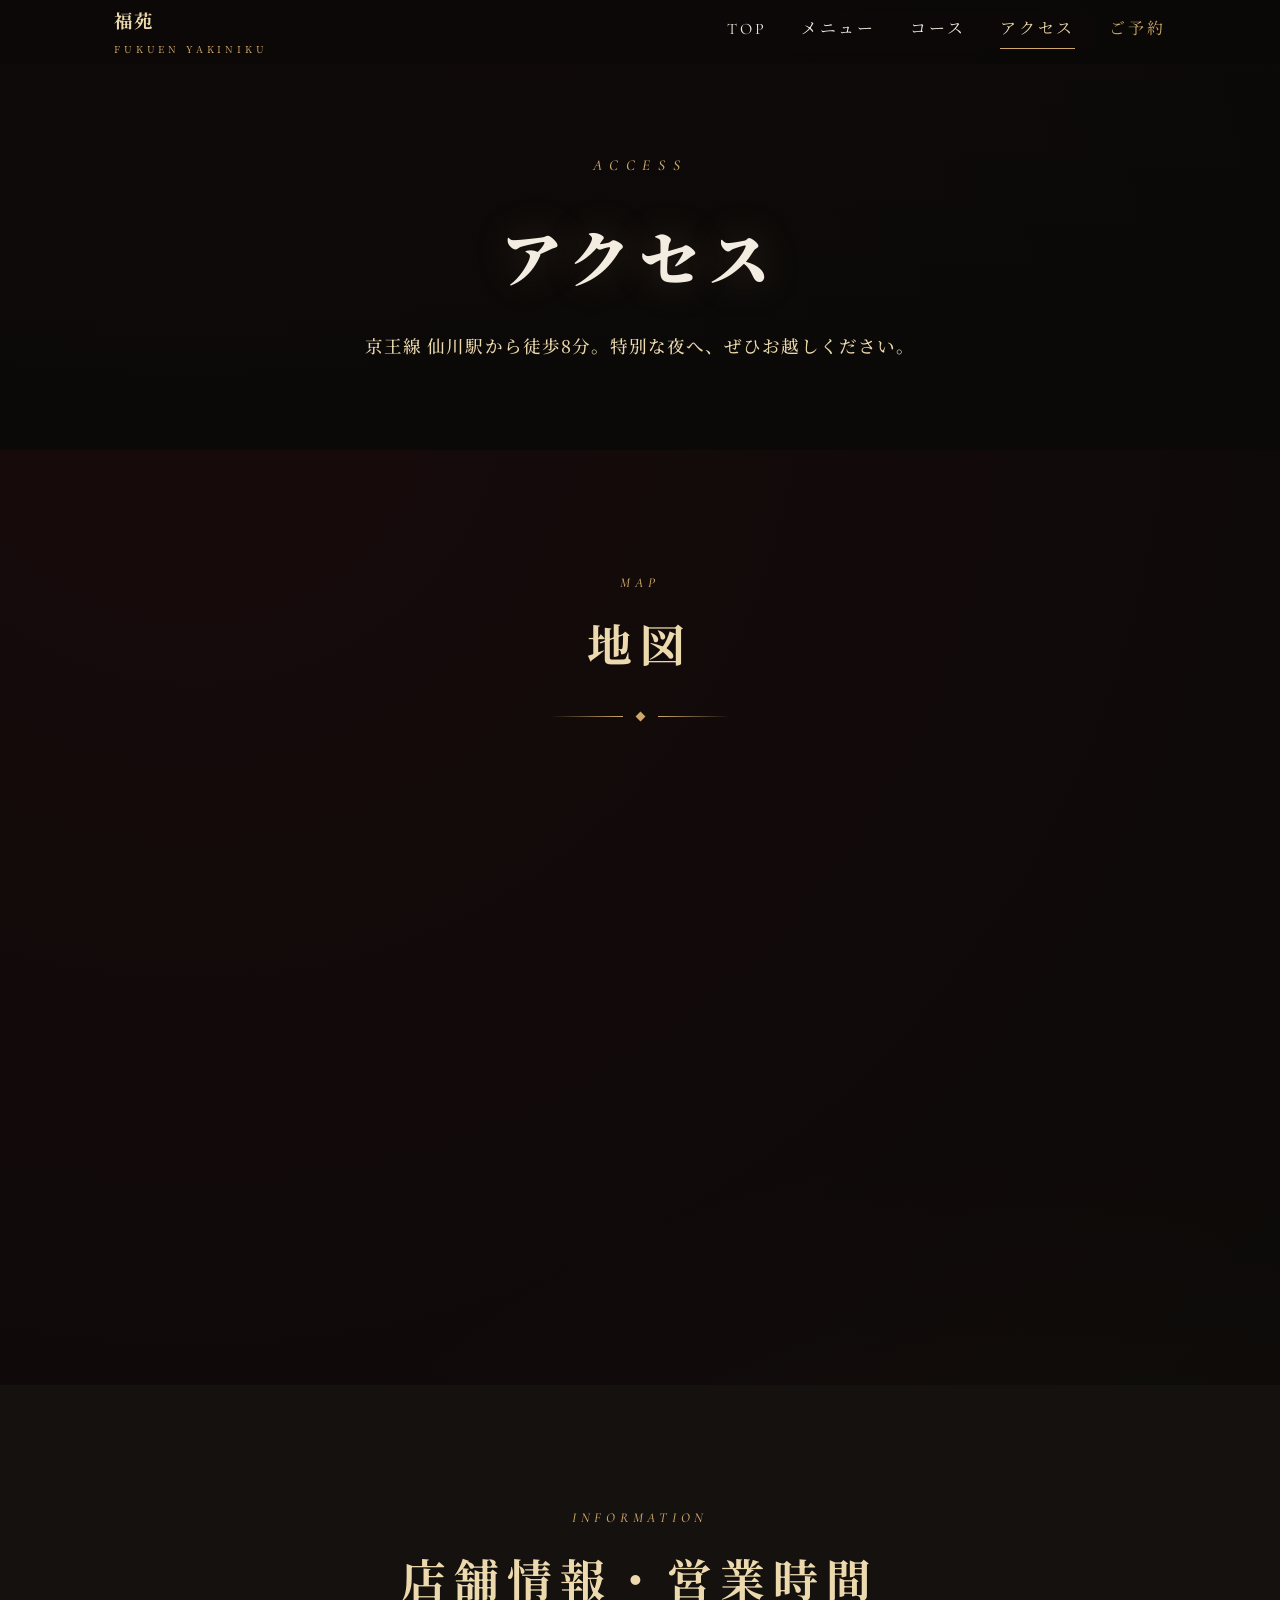
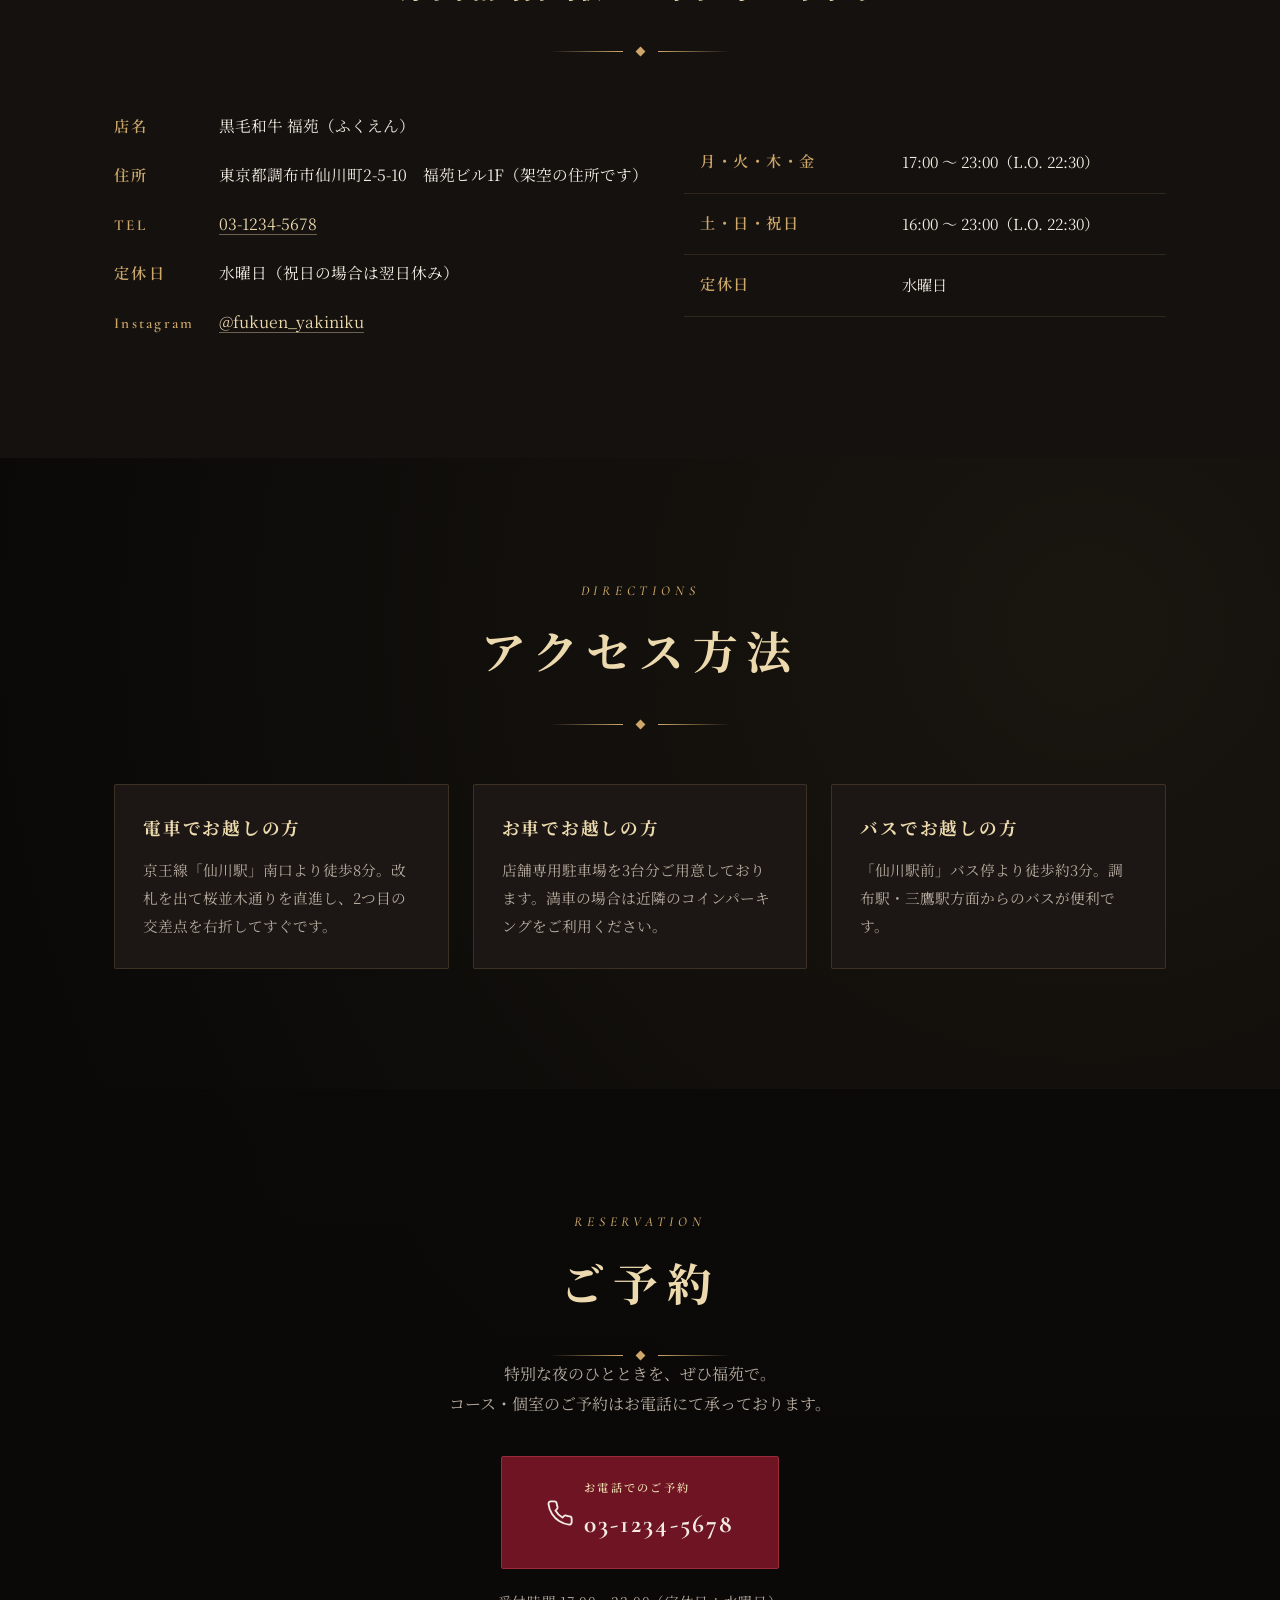
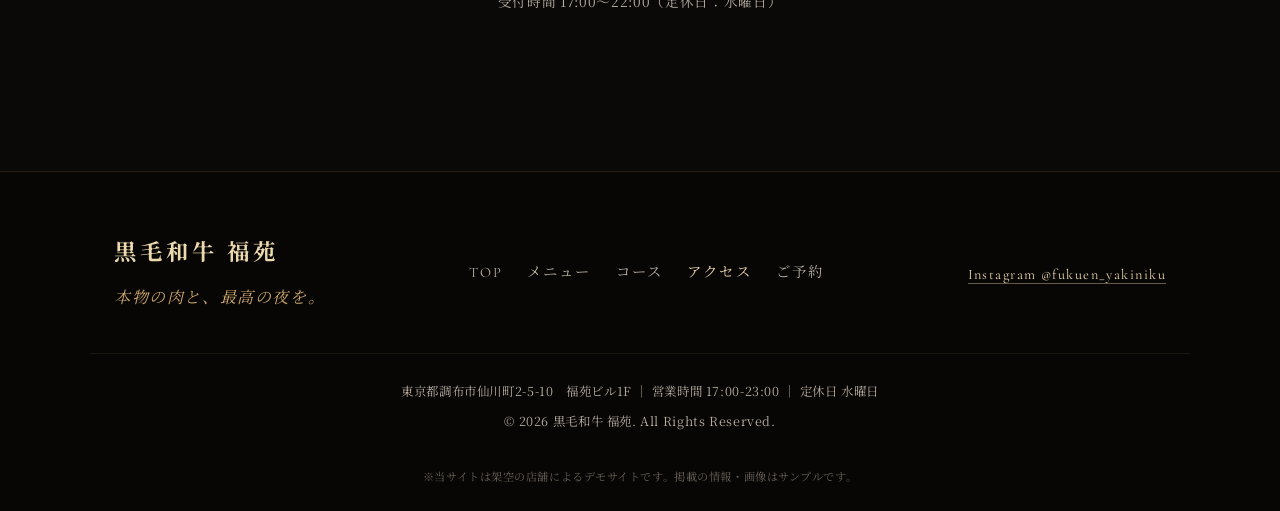
<file: access.html>
<!DOCTYPE html>
<html lang="ja">
<head>
<meta charset="UTF-8">
<meta name="viewport" content="width=device-width, initial-scale=1.0">
<meta name="theme-color" content="#0a0908">
<title>アクセス｜黒毛和牛 福苑（ふくえん）</title>
<meta name="description" content="黒毛和牛 福苑へのアクセス情報。東京都調布市仙川町、京王線仙川駅から徒歩8分。営業時間・定休日・地図・駐車場情報をご案内します。">
<meta property="og:title" content="アクセス｜黒毛和牛 福苑">
<meta property="og:description" content="東京都調布市仙川町の黒毛和牛 福苑への地図・営業時間・アクセス方法をご案内します。">
<meta property="og:type" content="website">
<link rel="preconnect" href="https://fonts.googleapis.com">
<link rel="preconnect" href="https://fonts.gstatic.com" crossorigin>
<link href="https://fonts.googleapis.com/css2?family=Cormorant+Garamond:ital,wght@0,400;0,500;0,600;0,700;1,500;1,600&family=Noto+Serif+JP:wght@400;500;600;700;900&display=swap" rel="stylesheet">
<link rel="stylesheet" href="assets/css/style.css">
</head>
<body>

<!-- ================= HEADER ================= -->
<header class="header" id="header">
  <div class="header__inner">
    <a href="index.html" class="header__logo">福苑<small>FUKUEN YAKINIKU</small></a>
    <nav class="nav__desktop">
      <a href="index.html">TOP</a>
      <a href="menu.html">メニュー</a>
      <a href="course.html">コース</a>
      <a href="access.html" aria-current="page">アクセス</a>
      <a href="index.html#reservation" class="is-cta">ご予約</a>
    </nav>
    <button class="nav__toggle" id="navToggle" aria-label="メニューを開く">
      <span></span><span></span><span></span>
    </button>
  </div>
</header>

<div class="nav__overlay" id="navOverlay"></div>
<nav class="nav__menu" id="navMenu">
  <a href="index.html">TOP</a>
  <a href="menu.html">メニュー</a>
  <a href="course.html">コース</a>
  <a href="access.html" aria-current="page">アクセス</a>
  <a href="index.html#reservation" class="is-cta">ご予約</a>
</nav>

<!-- ================= PAGE HERO ================= -->
<section class="page-hero page-hero--access">
  <div class="page-hero__inner">
    <p class="page-hero__label fade-in">Access</p>
    <h1 class="page-hero__title fade-in delay-1">アクセス</h1>
    <p class="page-hero__desc fade-in delay-2">京王線 仙川駅から徒歩8分。特別な夜へ、ぜひお越しください。</p>
  </div>
</section>

<!-- ================= MAP ================= -->
<section class="access section">
  <div class="container">
    <div class="section-head fade-in">
      <span class="section-label">Map</span>
      <h2 class="section-title">地図</h2>
      <div class="divider"><span></span></div>
    </div>
    <div class="access__map access__map--full fade-in delay-1">
      <iframe src="https://www.google.com/maps?q=%E6%9D%B1%E4%BA%AC%E9%83%BD%E8%AA%BF%E5%B8%83%E5%B8%82&output=embed" loading="lazy" referrerpolicy="no-referrer-when-downgrade" title="黒毛和牛 福苑 周辺地図（東京都調布市）"></iframe>
    </div>
  </div>
</section>

<!-- ================= INFO & HOURS ================= -->
<section class="section section--alt">
  <div class="container">
    <div class="section-head fade-in">
      <span class="section-label">Information</span>
      <h2 class="section-title">店舗情報・営業時間</h2>
      <div class="divider"><span></span></div>
    </div>
    <div class="access__grid">
      <div class="access__info fade-in">
        <dl>
          <dt>店名</dt>
          <dd>黒毛和牛 福苑（ふくえん）</dd>
          <dt>住所</dt>
          <dd>東京都調布市仙川町2-5-10　福苑ビル1F（架空の住所です）</dd>
          <dt>TEL</dt>
          <dd><a href="tel:0312345678">03-1234-5678</a></dd>
          <dt>定休日</dt>
          <dd>水曜日（祝日の場合は翌日休み）</dd>
          <dt>Instagram</dt>
          <dd><a href="https://www.instagram.com/fukuen_yakiniku/" target="_blank" rel="noopener noreferrer">@fukuen_yakiniku</a></dd>
        </dl>
      </div>
      <div class="fade-in delay-1">
        <table class="hours-table">
          <tr><th>月・火・木・金</th><td>17:00 〜 23:00（L.O. 22:30）</td></tr>
          <tr><th>土・日・祝日</th><td>16:00 〜 23:00（L.O. 22:30）</td></tr>
          <tr><th>定休日</th><td>水曜日</td></tr>
        </table>
      </div>
    </div>
  </div>
</section>

<!-- ================= DIRECTIONS ================= -->
<section class="section">
  <div class="container">
    <div class="section-head fade-in">
      <span class="section-label">Directions</span>
      <h2 class="section-title">アクセス方法</h2>
      <div class="divider"><span></span></div>
    </div>
    <div class="directions__grid fade-in delay-1">
      <div class="directions__item">
        <h3>電車でお越しの方</h3>
        <p>京王線「仙川駅」南口より徒歩8分。改札を出て桜並木通りを直進し、2つ目の交差点を右折してすぐです。</p>
      </div>
      <div class="directions__item">
        <h3>お車でお越しの方</h3>
        <p>店舗専用駐車場を3台分ご用意しております。満車の場合は近隣のコインパーキングをご利用ください。</p>
      </div>
      <div class="directions__item">
        <h3>バスでお越しの方</h3>
        <p>「仙川駅前」バス停より徒歩約3分。調布駅・三鷹駅方面からのバスが便利です。</p>
      </div>
    </div>
  </div>
</section>

<!-- ================= RESERVATION ================= -->
<section class="reservation section">
  <div class="container reservation__inner">
    <div class="fade-in">
      <span class="section-label">Reservation</span>
      <h2 class="section-title">ご予約</h2>
      <div class="divider"><span></span></div>
    </div>
    <p class="fade-in delay-1">特別な夜のひとときを、ぜひ福苑で。<br>コース・個室のご予約はお電話にて承っております。</p>
    <a href="tel:0312345678" class="btn btn--phone fade-in delay-2">
      <svg width="28" height="28" viewBox="0 0 24 24" fill="none" stroke="currentColor" stroke-width="1.6" stroke-linecap="round" stroke-linejoin="round">
        <path d="M22 16.92v3a2 2 0 0 1-2.18 2 19.79 19.79 0 0 1-8.63-3.07 19.5 19.5 0 0 1-6-6 19.79 19.79 0 0 1-3.07-8.67A2 2 0 0 1 4.11 2h3a2 2 0 0 1 2 1.72 12.84 12.84 0 0 0 .7 2.81 2 2 0 0 1-.45 2.11L8.09 9.91a16 16 0 0 0 6 6l1.27-1.27a2 2 0 0 1 2.11-.45 12.84 12.84 0 0 0 2.81.7A2 2 0 0 1 22 16.92z"/>
      </svg>
      <span class="btn__text">
        <small>お電話でのご予約</small>
        <strong>03-1234-5678</strong>
      </span>
    </a>
    <p class="reservation__note fade-in delay-3">受付時間 17:00〜22:00（定休日：水曜日）</p>
  </div>
</section>

<!-- ================= FOOTER ================= -->
<footer class="footer">
  <div class="container footer__inner">
    <div>
      <p class="footer__logo">黒毛和牛 福苑</p>
      <p class="footer__catch">本物の肉と、最高の夜を。</p>
    </div>
    <nav class="footer__nav">
      <a href="index.html">TOP</a>
      <a href="menu.html">メニュー</a>
      <a href="course.html">コース</a>
      <a href="access.html" aria-current="page">アクセス</a>
      <a href="index.html#reservation">ご予約</a>
    </nav>
    <div class="footer__sns">
      <a href="https://www.instagram.com/fukuen_yakiniku/" target="_blank" rel="noopener noreferrer">Instagram @fukuen_yakiniku</a>
    </div>
  </div>
  <div class="footer__bottom">
    <p>東京都調布市仙川町2-5-10　福苑ビル1F ｜ 営業時間 17:00-23:00 ｜ 定休日 水曜日</p>
    <p>&copy; 2026 黒毛和牛 福苑. All Rights Reserved.</p>
  </div>
  <p class="footer__disclaimer">※当サイトは架空の店舗によるデモサイトです。掲載の情報・画像はサンプルです。</p>
</footer>

<script src="assets/js/main.js"></script>
</body>
</html>
</file>
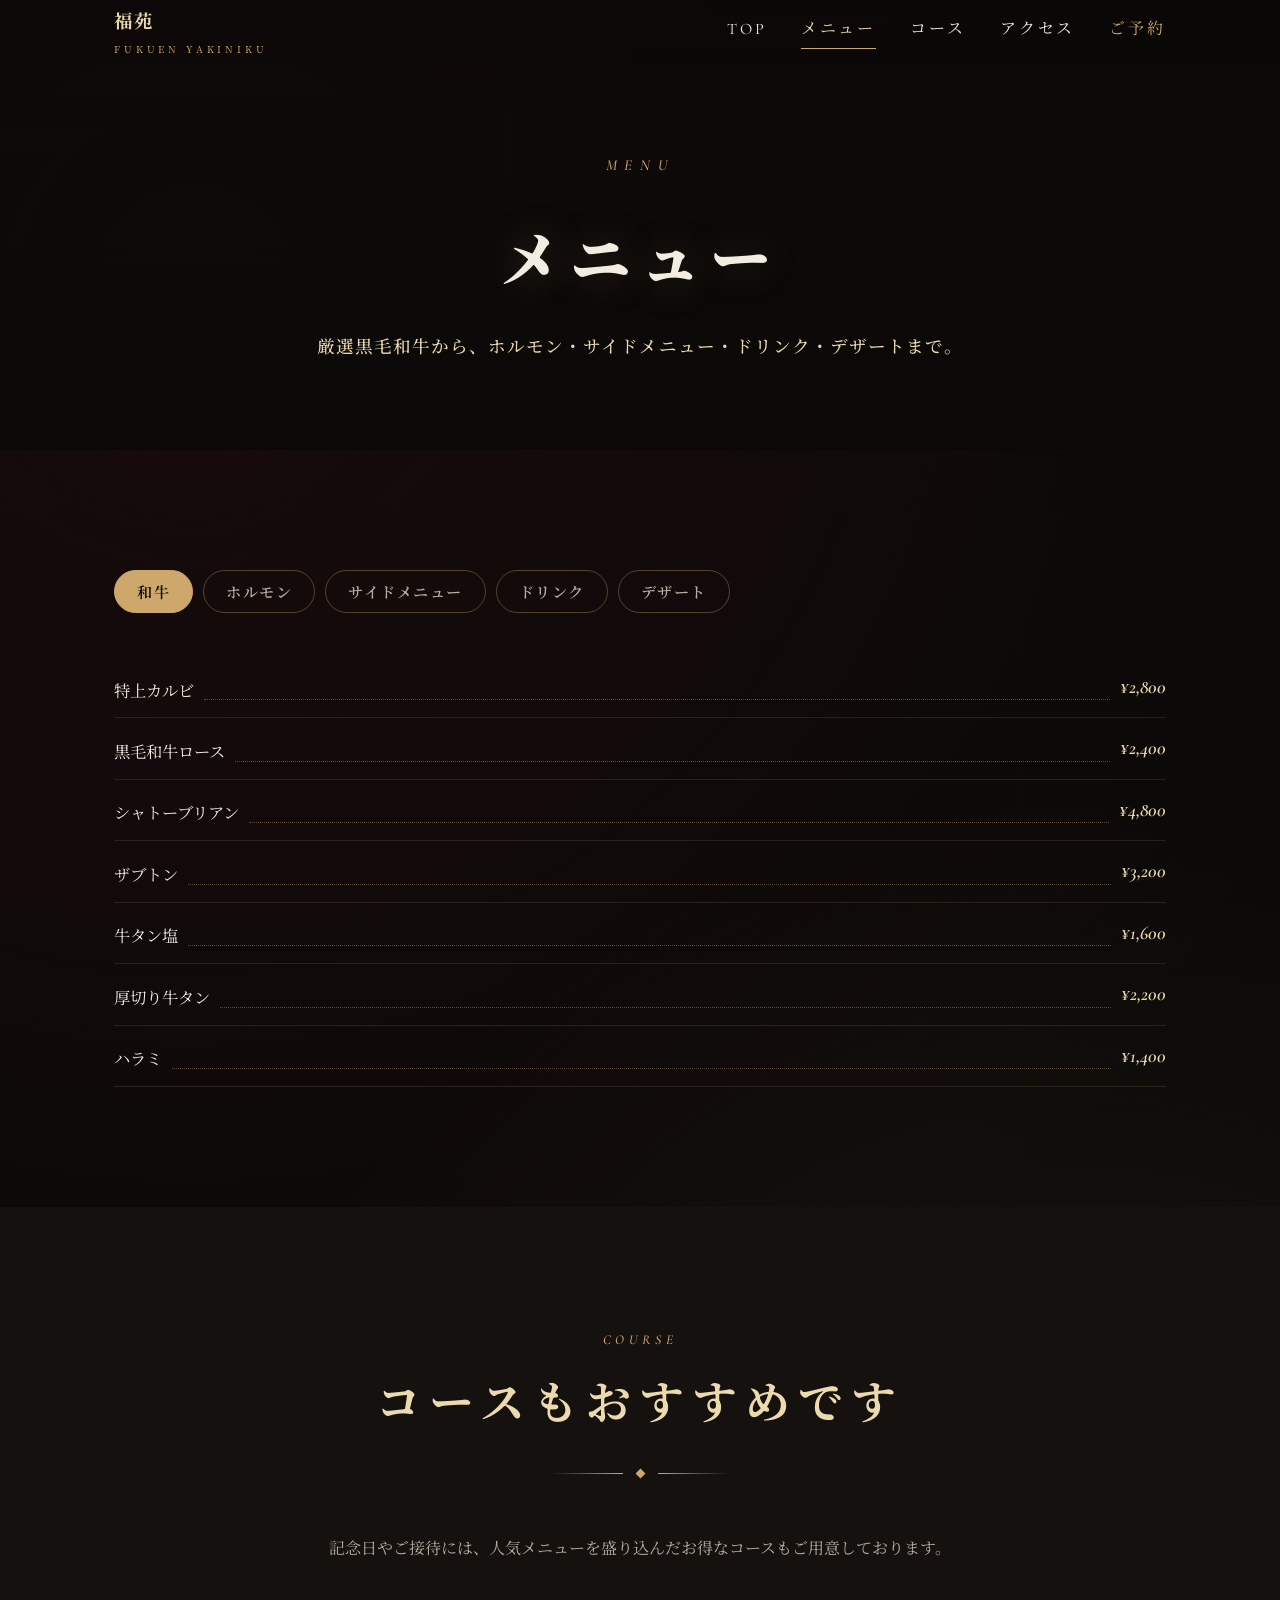
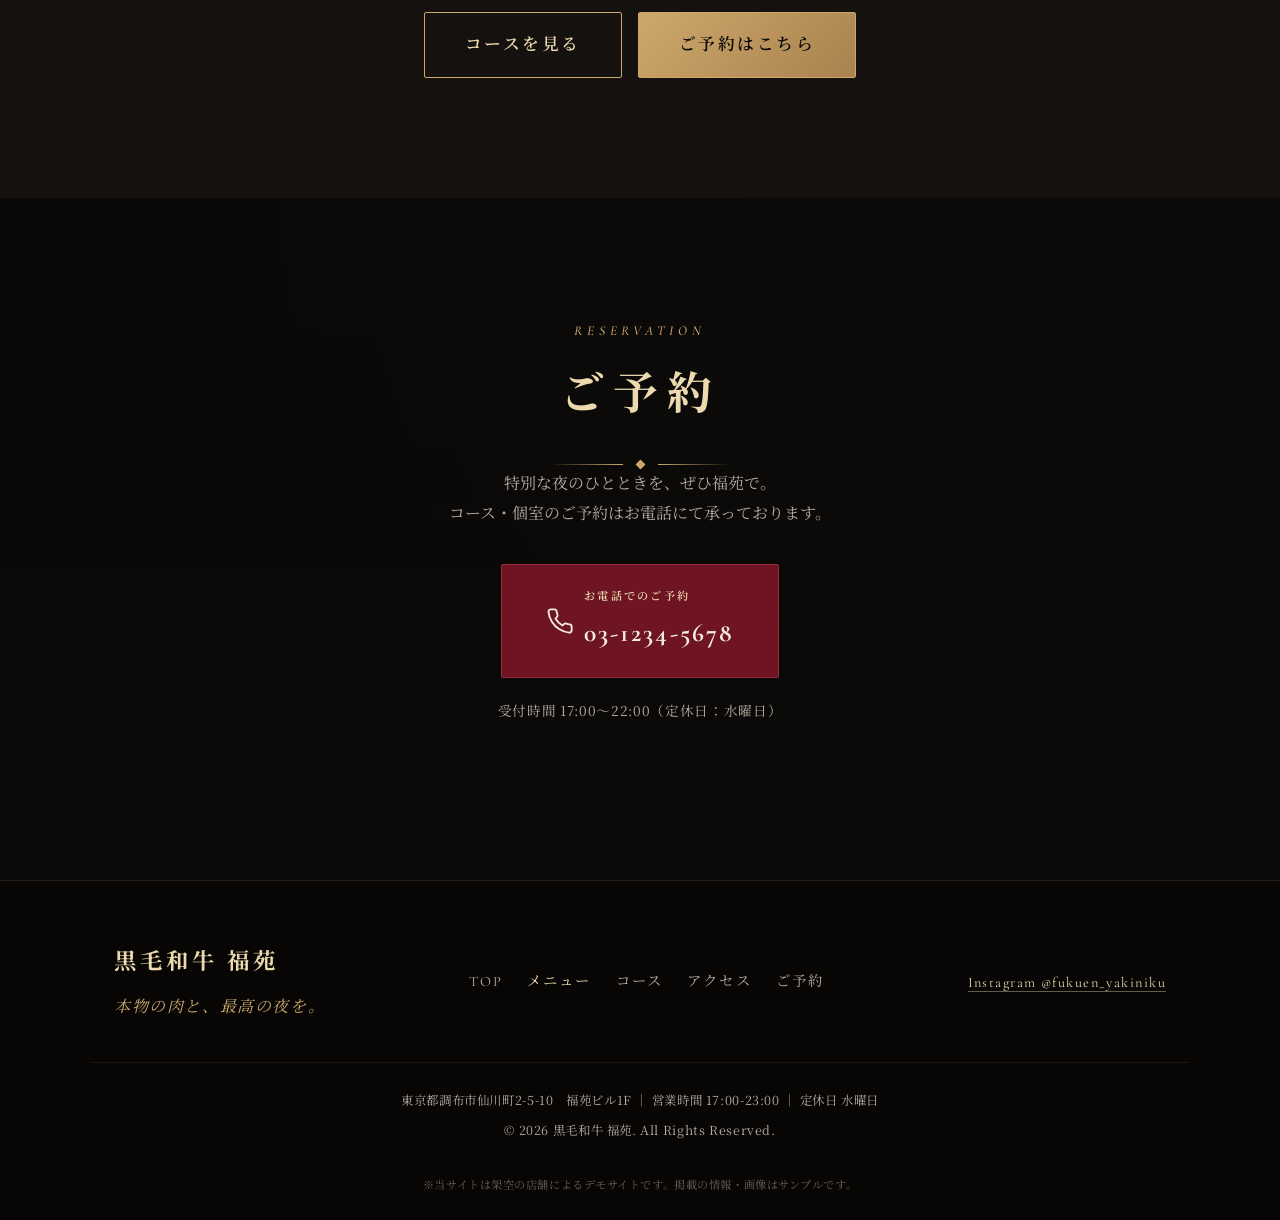
<file: menu.html>
<!DOCTYPE html>
<html lang="ja">
<head>
<meta charset="UTF-8">
<meta name="viewport" content="width=device-width, initial-scale=1.0">
<meta name="theme-color" content="#0a0908">
<title>メニュー｜黒毛和牛 福苑（ふくえん）</title>
<meta name="description" content="黒毛和牛 福苑のメニュー一覧。厳選された黒毛和牛の各部位から、ホルモン、サイドメニュー、ドリンク、デザートまで幅広くご用意しております。">
<meta property="og:title" content="メニュー｜黒毛和牛 福苑">
<meta property="og:description" content="厳選黒毛和牛をはじめ、ホルモン・サイドメニュー・ドリンク・デザートまで全メニューをご紹介。">
<meta property="og:type" content="website">
<link rel="preconnect" href="https://fonts.googleapis.com">
<link rel="preconnect" href="https://fonts.gstatic.com" crossorigin>
<link href="https://fonts.googleapis.com/css2?family=Cormorant+Garamond:ital,wght@0,400;0,500;0,600;0,700;1,500;1,600&family=Noto+Serif+JP:wght@400;500;600;700;900&display=swap" rel="stylesheet">
<link rel="stylesheet" href="assets/css/style.css">
</head>
<body>

<!-- ================= HEADER ================= -->
<header class="header" id="header">
  <div class="header__inner">
    <a href="index.html" class="header__logo">福苑<small>FUKUEN YAKINIKU</small></a>
    <nav class="nav__desktop">
      <a href="index.html">TOP</a>
      <a href="menu.html" aria-current="page">メニュー</a>
      <a href="course.html">コース</a>
      <a href="access.html">アクセス</a>
      <a href="index.html#reservation" class="is-cta">ご予約</a>
    </nav>
    <button class="nav__toggle" id="navToggle" aria-label="メニューを開く">
      <span></span><span></span><span></span>
    </button>
  </div>
</header>

<div class="nav__overlay" id="navOverlay"></div>
<nav class="nav__menu" id="navMenu">
  <a href="index.html">TOP</a>
  <a href="menu.html" aria-current="page">メニュー</a>
  <a href="course.html">コース</a>
  <a href="access.html">アクセス</a>
  <a href="index.html#reservation" class="is-cta">ご予約</a>
</nav>

<!-- ================= PAGE HERO ================= -->
<section class="page-hero page-hero--menu">
  <div class="page-hero__inner">
    <p class="page-hero__label fade-in">Menu</p>
    <h1 class="page-hero__title fade-in delay-1">メニュー</h1>
    <p class="page-hero__desc fade-in delay-2">厳選黒毛和牛から、ホルモン・サイドメニュー・ドリンク・デザートまで。</p>
  </div>
</section>

<!-- ================= MENU (FULL) ================= -->
<section class="menu section">
  <div class="container">
    <div class="menu__tabs fade-in" role="tablist">
      <button class="menu__tab is-active" data-tab="wagyu" role="tab" aria-selected="true">和牛</button>
      <button class="menu__tab" data-tab="horumon" role="tab" aria-selected="false">ホルモン</button>
      <button class="menu__tab" data-tab="side" role="tab" aria-selected="false">サイドメニュー</button>
      <button class="menu__tab" data-tab="drink" role="tab" aria-selected="false">ドリンク</button>
      <button class="menu__tab" data-tab="dessert" role="tab" aria-selected="false">デザート</button>
    </div>

    <div class="menu__panels fade-in delay-1">
      <ul class="menu__panel is-active" id="wagyu">
        <li><span class="menu__name">特上カルビ</span><span class="menu__dots"></span><span class="menu__price">¥2,800</span></li>
        <li><span class="menu__name">黒毛和牛ロース</span><span class="menu__dots"></span><span class="menu__price">¥2,400</span></li>
        <li><span class="menu__name">シャトーブリアン</span><span class="menu__dots"></span><span class="menu__price">¥4,800</span></li>
        <li><span class="menu__name">ザブトン</span><span class="menu__dots"></span><span class="menu__price">¥3,200</span></li>
        <li><span class="menu__name">牛タン塩</span><span class="menu__dots"></span><span class="menu__price">¥1,600</span></li>
        <li><span class="menu__name">厚切り牛タン</span><span class="menu__dots"></span><span class="menu__price">¥2,200</span></li>
        <li><span class="menu__name">ハラミ</span><span class="menu__dots"></span><span class="menu__price">¥1,400</span></li>
      </ul>

      <ul class="menu__panel" id="horumon">
        <li><span class="menu__name">ミノ</span><span class="menu__dots"></span><span class="menu__price">¥980</span></li>
        <li><span class="menu__name">テッチャン</span><span class="menu__dots"></span><span class="menu__price">¥880</span></li>
        <li><span class="menu__name">レバー</span><span class="menu__dots"></span><span class="menu__price">¥780</span></li>
        <li><span class="menu__name">コブクロ</span><span class="menu__dots"></span><span class="menu__price">¥780</span></li>
      </ul>

      <ul class="menu__panel" id="side">
        <li><span class="menu__name">石焼きビビンバ</span><span class="menu__dots"></span><span class="menu__price">¥980</span></li>
        <li><span class="menu__name">冷麺</span><span class="menu__dots"></span><span class="menu__price">¥880</span></li>
        <li><span class="menu__name">クッパ</span><span class="menu__dots"></span><span class="menu__price">¥780</span></li>
        <li><span class="menu__name">キムチ盛り合わせ</span><span class="menu__dots"></span><span class="menu__price">¥680</span></li>
        <li><span class="menu__name">ナムル盛り合わせ</span><span class="menu__dots"></span><span class="menu__price">¥580</span></li>
      </ul>

      <ul class="menu__panel" id="drink">
        <li><span class="menu__name">生ビール</span><span class="menu__dots"></span><span class="menu__price">¥650</span></li>
        <li><span class="menu__name">マッコリ</span><span class="menu__dots"></span><span class="menu__price">¥580</span></li>
        <li><span class="menu__name">焼酎（一合）</span><span class="menu__dots"></span><span class="menu__price">¥780</span></li>
        <li><span class="menu__name">ハイボール</span><span class="menu__dots"></span><span class="menu__price">¥550</span></li>
        <li><span class="menu__name">ノンアルコール</span><span class="menu__dots"></span><span class="menu__price">¥480</span></li>
        <li><span class="menu__name">コーラ</span><span class="menu__dots"></span><span class="menu__price">¥380</span></li>
        <li><span class="menu__name">ジンジャーエール</span><span class="menu__dots"></span><span class="menu__price">¥380</span></li>
        <li><span class="menu__name">オレンジジュース</span><span class="menu__dots"></span><span class="menu__price">¥380</span></li>
        <li><span class="menu__name">ウーロン茶</span><span class="menu__dots"></span><span class="menu__price">¥380</span></li>
      </ul>

      <ul class="menu__panel" id="dessert">
        <li><span class="menu__name">特製わらび餅</span><span class="menu__dots"></span><span class="menu__price">¥680</span></li>
        <li><span class="menu__name">黒蜜ジェラート</span><span class="menu__dots"></span><span class="menu__price">¥580</span></li>
        <li><span class="menu__name">抹茶テリーヌ</span><span class="menu__dots"></span><span class="menu__price">¥780</span></li>
        <li><span class="menu__name">季節のフルーツパフェ</span><span class="menu__dots"></span><span class="menu__price">¥980</span></li>
        <li><span class="menu__name">自家製プリン</span><span class="menu__dots"></span><span class="menu__price">¥580</span></li>
      </ul>
    </div>
  </div>
</section>

<!-- ================= CTA ================= -->
<section class="cta-section section section--alt">
  <div class="container">
    <div class="section-head fade-in">
      <span class="section-label">Course</span>
      <h2 class="section-title">コースもおすすめです</h2>
      <div class="divider"><span></span></div>
    </div>
    <p class="section-lead fade-in">記念日やご接待には、人気メニューを盛り込んだお得なコースもご用意しております。</p>
    <div class="cta-section__buttons fade-in delay-1">
      <a href="course.html" class="btn btn--outline">コースを見る</a>
      <a href="index.html#reservation" class="btn btn--gold">ご予約はこちら</a>
    </div>
  </div>
</section>

<!-- ================= RESERVATION ================= -->
<section class="reservation section">
  <div class="container reservation__inner">
    <div class="fade-in">
      <span class="section-label">Reservation</span>
      <h2 class="section-title">ご予約</h2>
      <div class="divider"><span></span></div>
    </div>
    <p class="fade-in delay-1">特別な夜のひとときを、ぜひ福苑で。<br>コース・個室のご予約はお電話にて承っております。</p>
    <a href="tel:0312345678" class="btn btn--phone fade-in delay-2">
      <svg width="28" height="28" viewBox="0 0 24 24" fill="none" stroke="currentColor" stroke-width="1.6" stroke-linecap="round" stroke-linejoin="round">
        <path d="M22 16.92v3a2 2 0 0 1-2.18 2 19.79 19.79 0 0 1-8.63-3.07 19.5 19.5 0 0 1-6-6 19.79 19.79 0 0 1-3.07-8.67A2 2 0 0 1 4.11 2h3a2 2 0 0 1 2 1.72 12.84 12.84 0 0 0 .7 2.81 2 2 0 0 1-.45 2.11L8.09 9.91a16 16 0 0 0 6 6l1.27-1.27a2 2 0 0 1 2.11-.45 12.84 12.84 0 0 0 2.81.7A2 2 0 0 1 22 16.92z"/>
      </svg>
      <span class="btn__text">
        <small>お電話でのご予約</small>
        <strong>03-1234-5678</strong>
      </span>
    </a>
    <p class="reservation__note fade-in delay-3">受付時間 17:00〜22:00（定休日：水曜日）</p>
  </div>
</section>

<!-- ================= FOOTER ================= -->
<footer class="footer">
  <div class="container footer__inner">
    <div>
      <p class="footer__logo">黒毛和牛 福苑</p>
      <p class="footer__catch">本物の肉と、最高の夜を。</p>
    </div>
    <nav class="footer__nav">
      <a href="index.html">TOP</a>
      <a href="menu.html" aria-current="page">メニュー</a>
      <a href="course.html">コース</a>
      <a href="access.html">アクセス</a>
      <a href="index.html#reservation">ご予約</a>
    </nav>
    <div class="footer__sns">
      <a href="https://www.instagram.com/fukuen_yakiniku/" target="_blank" rel="noopener noreferrer">Instagram @fukuen_yakiniku</a>
    </div>
  </div>
  <div class="footer__bottom">
    <p>東京都調布市仙川町2-5-10　福苑ビル1F ｜ 営業時間 17:00-23:00 ｜ 定休日 水曜日</p>
    <p>&copy; 2026 黒毛和牛 福苑. All Rights Reserved.</p>
  </div>
  <p class="footer__disclaimer">※当サイトは架空の店舗によるデモサイトです。掲載の情報・画像はサンプルです。</p>
</footer>

<script src="assets/js/main.js"></script>
</body>
</html>
</file>
<file: assets/css/style.css>
:root{
  --c-black:#0a0908;
  --c-black-soft:#15110f;
  --c-black-card:#1c1714;
  --c-gold:#cda86a;
  --c-gold-light:#ecd9ad;
  --c-red:#6e1423;
  --c-red-light:#9a2a3a;
  --c-text:#f3ece1;
  --c-text-muted:#b8ada0;
  --font-display:'Cormorant Garamond','Noto Serif JP',serif;
  --font-body:'Noto Serif JP',serif;
  --header-h:64px;
}

*{margin:0;padding:0;box-sizing:border-box;}
html{scroll-behavior:smooth;scroll-padding-top:var(--header-h);}
body{
  font-family:var(--font-body);
  background-color:var(--c-black);
  background-image:
    radial-gradient(circle at 15% 10%, rgba(110,20,35,0.14), transparent 45%),
    radial-gradient(circle at 85% 60%, rgba(205,168,106,0.08), transparent 45%);
  color:var(--c-text);
  line-height:1.9;
  overflow-x:hidden;
  -webkit-font-smoothing:antialiased;
}
img{max-width:100%;display:block;}
a{text-decoration:none;color:inherit;}
ul{list-style:none;}
.container{max-width:1100px;margin:0 auto;padding:0 24px;}
body.no-scroll{overflow:hidden;}

/* ---------- Common ---------- */
.section{padding:90px 0;position:relative;}
.section--alt{background-color:var(--c-black-soft);}
.section-head{text-align:center;margin-bottom:56px;}
.section-label{
  display:block;
  font-family:var(--font-display);
  font-style:italic;
  font-weight:500;
  letter-spacing:0.35em;
  color:var(--c-gold);
  font-size:0.85rem;
  margin-bottom:10px;
  text-transform:uppercase;
}
.section-title{
  font-family:var(--font-display);
  font-weight:700;
  font-size:clamp(1.9rem,5vw,2.8rem);
  letter-spacing:0.18em;
  color:var(--c-gold-light);
}
.divider{
  display:flex;align-items:center;justify-content:center;gap:14px;
  width:100%;max-width:180px;margin:22px auto 0;
}
.divider::before,.divider::after{content:'';flex:1;height:1px;background:linear-gradient(90deg,transparent,var(--c-gold));}
.divider::after{background:linear-gradient(90deg,var(--c-gold),transparent);}
.divider span{width:7px;height:7px;background:var(--c-gold);transform:rotate(45deg);flex-shrink:0;}

.section-lead{
  text-align:center;color:var(--c-text-muted);
  max-width:640px;margin:0 auto 48px;font-size:1rem;
}

/* ---------- Buttons ---------- */
.btn{
  display:inline-flex;align-items:center;justify-content:center;gap:10px;
  padding:16px 40px;
  font-family:var(--font-display);
  font-weight:600;
  font-size:1.05rem;
  letter-spacing:0.15em;
  border-radius:2px;
  border:1px solid var(--c-gold);
  transition:all 0.35s ease;
  cursor:pointer;
}
.btn--gold{background:linear-gradient(135deg,var(--c-gold),#a9824f);color:var(--c-black);}
.btn--gold:hover{background:transparent;color:var(--c-gold-light);}
.btn--outline{background:transparent;color:var(--c-gold-light);}
.btn--outline:hover{background:var(--c-gold);color:var(--c-black);}
.btn--phone{
  background:var(--c-red);
  border-color:var(--c-red-light);
  color:var(--c-text);
  padding:20px 44px;
  flex-direction:row;
  text-align:left;
}
.btn--phone:hover{background:var(--c-red-light);}
.btn--phone svg{flex-shrink:0;}
.btn--phone .btn__text{display:flex;flex-direction:column;gap:2px;}
.btn--phone small{font-family:var(--font-body);font-size:0.7rem;letter-spacing:0.2em;color:var(--c-gold-light);}
.btn--phone strong{font-size:1.6rem;letter-spacing:0.08em;}

/* ---------- Fade in ---------- */
.fade-in{opacity:0;transform:translateY(36px);transition:opacity 0.9s ease,transform 0.9s ease;}
.fade-in.is-visible{opacity:1;transform:translateY(0);}
.fade-in.delay-1{transition-delay:0.12s;}
.fade-in.delay-2{transition-delay:0.24s;}
.fade-in.delay-3{transition-delay:0.36s;}

/* ---------- Header / Nav ---------- */
.header{
  position:fixed;top:0;left:0;width:100%;z-index:1000;
  height:var(--header-h);
  display:flex;align-items:center;
  background:rgba(10,9,8,0.35);
  backdrop-filter:blur(6px);
  -webkit-backdrop-filter:blur(6px);
  border-bottom:1px solid rgba(205,168,106,0);
  transition:background 0.4s ease,border-color 0.4s ease;
}
.header.is-scrolled{
  background:rgba(10,9,8,0.92);
  border-bottom-color:rgba(205,168,106,0.25);
}
.header__inner{
  width:100%;max-width:1100px;margin:0 auto;padding:0 24px;
  display:flex;align-items:center;justify-content:space-between;
}
.header__logo{
  font-family:var(--font-display);
  font-weight:700;
  letter-spacing:0.12em;
  font-size:1.15rem;
  color:var(--c-gold-light);
}
.header__logo small{
  display:block;
  font-family:var(--font-body);
  font-size:0.6rem;
  letter-spacing:0.4em;
  color:var(--c-gold);
  font-weight:400;
}

.nav__menu{
  position:fixed;top:0;right:-100%;
  width:78%;max-width:340px;height:100%;
  background:linear-gradient(160deg,#1c1714,#0a0908);
  border-left:1px solid rgba(205,168,106,0.25);
  display:flex;flex-direction:column;align-items:flex-start;justify-content:center;
  gap:28px;padding:40px;
  transition:right 0.5s ease;
  z-index:1001;
}
.nav__menu.is-active{right:0;}
.nav__menu a{
  font-family:var(--font-display);
  font-size:1.4rem;
  letter-spacing:0.2em;
  color:var(--c-text);
  position:relative;
  padding-bottom:4px;
}
.nav__menu a::after{
  content:'';position:absolute;left:0;bottom:0;width:0;height:1px;
  background:var(--c-gold);transition:width 0.35s ease;
}
.nav__menu a:hover::after,.nav__menu a:focus::after{width:100%;}

.nav__toggle{
  width:32px;height:24px;position:relative;cursor:pointer;z-index:1002;
  background:none;border:none;padding:0;
}
.nav__toggle span{
  position:absolute;left:0;width:100%;height:2px;background:var(--c-gold-light);
  transition:all 0.35s ease;
}
.nav__toggle span:nth-child(1){top:0;}
.nav__toggle span:nth-child(2){top:11px;}
.nav__toggle span:nth-child(3){top:22px;}
.nav__toggle.is-active span:nth-child(1){top:11px;transform:rotate(45deg);}
.nav__toggle.is-active span:nth-child(2){opacity:0;}
.nav__toggle.is-active span:nth-child(3){top:11px;transform:rotate(-45deg);}

.nav__overlay{
  position:fixed;inset:0;background:rgba(0,0,0,0.6);
  opacity:0;visibility:hidden;transition:opacity 0.4s ease;z-index:999;
}
.nav__overlay.is-active{opacity:1;visibility:visible;}

/* ---------- Nav active / CTA states ---------- */
.nav__desktop a.is-cta,.nav__menu a.is-cta{color:var(--c-gold);}
.nav__desktop a[aria-current="page"],.nav__menu a[aria-current="page"]{color:var(--c-gold-light);}
.nav__desktop a[aria-current="page"]::after{width:100%;}

/* ---------- Hero ---------- */
.hero{
  position:relative;
  min-height:100svh;
  display:flex;align-items:center;justify-content:center;text-align:center;
  background:
    linear-gradient(180deg,rgba(10,9,8,0.55) 0%,rgba(10,9,8,0.55) 40%,rgba(10,9,8,0.95) 100%),
    url('https://images.unsplash.com/photo-1709433420574-7e8b97952eed?auto=format&fit=crop&w=1920&q=80') center/cover no-repeat;
}
.hero__content{padding:0 24px;}
.hero__label{
  font-family:var(--font-display);font-style:italic;font-weight:500;
  letter-spacing:0.5em;color:var(--c-gold);
  font-size:clamp(0.7rem,2vw,0.95rem);
  margin-bottom:18px;text-transform:uppercase;
}
.hero__title{
  font-family:var(--font-body);
  font-weight:900;
  font-size:clamp(2.6rem,12vw,5.5rem);
  letter-spacing:0.12em;
  color:var(--c-text);
  text-shadow:0 0 40px rgba(205,168,106,0.25);
  margin-bottom:22px;
}
.hero__catch{
  font-family:var(--font-body);
  font-weight:600;
  font-size:clamp(1.1rem,4vw,1.7rem);
  letter-spacing:0.15em;
  color:var(--c-gold-light);
  margin-bottom:38px;
}
.hero__scroll{
  position:absolute;bottom:28px;left:50%;transform:translateX(-50%);
  display:flex;flex-direction:column;align-items:center;gap:10px;
  font-family:var(--font-display);font-size:0.7rem;letter-spacing:0.4em;
  color:var(--c-gold-light);opacity:0.85;
}
.hero__scroll span{
  width:1px;height:40px;
  background:linear-gradient(180deg,var(--c-gold),transparent);
  animation:scrollDown 1.8s ease-in-out infinite;
}
@keyframes scrollDown{
  0%{transform:scaleY(0);transform-origin:top;}
  50%{transform:scaleY(1);transform-origin:top;}
  51%{transform-origin:bottom;}
  100%{transform:scaleY(0);transform-origin:bottom;}
}

/* ---------- Page Hero (sub-pages) ---------- */
.page-hero{
  position:relative;
  min-height:50vh;
  padding:calc(var(--header-h) + 60px) 0 60px;
  display:flex;align-items:center;justify-content:center;text-align:center;
  background-size:cover;background-position:center;background-repeat:no-repeat;
}
.page-hero--menu{
  background-image:linear-gradient(180deg,rgba(10,9,8,0.55) 0%,rgba(10,9,8,0.78) 60%,rgba(10,9,8,0.96) 100%),
    url('https://images.unsplash.com/photo-1764994880917-b46601e402ab?auto=format&fit=crop&w=1920&q=80');
}
.page-hero--course{
  background-image:linear-gradient(180deg,rgba(10,9,8,0.55) 0%,rgba(10,9,8,0.78) 60%,rgba(10,9,8,0.96) 100%),
    url('https://images.unsplash.com/photo-1772498181580-068f0744ad17?auto=format&fit=crop&w=1920&q=80');
}
.page-hero--access{
  background-image:linear-gradient(180deg,rgba(10,9,8,0.55) 0%,rgba(10,9,8,0.78) 60%,rgba(10,9,8,0.96) 100%),
    url('https://images.unsplash.com/photo-1766582931800-fd79665257fa?auto=format&fit=crop&w=1920&q=80');
}
.page-hero__inner{padding:0 24px;max-width:720px;margin:0 auto;}
.page-hero__label{
  font-family:var(--font-display);font-style:italic;font-weight:500;
  letter-spacing:0.5em;color:var(--c-gold);
  font-size:clamp(0.7rem,2vw,0.95rem);
  margin-bottom:18px;text-transform:uppercase;
}
.page-hero__title{
  font-family:var(--font-body);
  font-weight:900;
  font-size:clamp(2.2rem,9vw,3.8rem);
  letter-spacing:0.15em;
  color:var(--c-text);
  text-shadow:0 0 40px rgba(205,168,106,0.25);
  margin-bottom:16px;
}
.page-hero__desc{
  font-family:var(--font-body);
  font-weight:500;
  font-size:clamp(0.95rem,3vw,1.1rem);
  color:var(--c-gold-light);letter-spacing:0.06em;
}

/* ---------- Commitment ---------- */
.commitment__grid{display:grid;grid-template-columns:1fr;gap:48px;}
.commitment__card{text-align:center;}
.commitment__image{
  position:relative;overflow:hidden;border-radius:2px;margin-bottom:24px;
  aspect-ratio:4/3;
}
.commitment__image img{width:100%;height:100%;object-fit:cover;transition:transform 0.8s ease;}
.commitment__card:hover .commitment__image img{transform:scale(1.08);}
.commitment__num{
  display:block;font-family:var(--font-display);font-weight:600;font-style:italic;
  color:var(--c-gold);font-size:1.4rem;letter-spacing:0.2em;margin-bottom:8px;
}
.commitment__card h3{
  font-family:var(--font-display);font-weight:700;
  font-size:1.35rem;letter-spacing:0.1em;color:var(--c-gold-light);margin-bottom:14px;
}
.commitment__card p{color:var(--c-text-muted);font-size:0.95rem;}

/* ---------- Menu ---------- */
.menu__tabs{
  display:flex;gap:10px;overflow-x:auto;
  padding-bottom:8px;margin-bottom:36px;
  scrollbar-width:none;
}
.menu__tabs::-webkit-scrollbar{display:none;}
.menu__tab{
  flex-shrink:0;white-space:nowrap;
  font-family:var(--font-display);font-weight:600;letter-spacing:0.1em;
  font-size:0.95rem;padding:10px 22px;
  background:transparent;color:var(--c-text-muted);
  border:1px solid rgba(205,168,106,0.35);border-radius:999px;
  cursor:pointer;transition:all 0.3s ease;
}
.menu__tab.is-active,.menu__tab:hover{
  background:var(--c-gold);color:var(--c-black);border-color:var(--c-gold);
}
.menu__panel{display:none;}
.menu__panel.is-active{display:block;animation:fadePanel 0.5s ease;}
@keyframes fadePanel{from{opacity:0;transform:translateY(8px);}to{opacity:1;transform:translateY(0);}}
.menu__group-title{
  font-family:var(--font-display);font-style:italic;font-weight:600;
  color:var(--c-gold);letter-spacing:0.15em;font-size:1rem;
  margin:26px 0 10px;
}
.menu__group-title:first-child{margin-top:0;}
.menu__panel li{
  display:flex;align-items:flex-end;gap:0.6em;
  padding:12px 0;border-bottom:1px solid rgba(205,168,106,0.14);
}
.menu__name{font-size:1.02rem;color:var(--c-text);}
.menu__dots{flex:1;border-bottom:1px dotted rgba(205,168,106,0.4);margin-bottom:5px;}
.menu__price{
  font-family:var(--font-display);font-style:italic;font-weight:600;
  font-size:1.2rem;color:var(--c-gold-light);white-space:nowrap;
}
.menu__more{text-align:center;margin-top:36px;}

/* ---------- Gallery ---------- */
.gallery__grid{
  display:grid;grid-template-columns:repeat(3,1fr);gap:10px;
}
.gallery__item{overflow:hidden;border-radius:2px;aspect-ratio:1/1;}
.gallery__item img{width:100%;height:100%;object-fit:cover;transition:transform 0.7s ease,filter 0.7s ease;filter:grayscale(15%);}
.gallery__item:hover img{transform:scale(1.12);filter:grayscale(0%);}

/* ---------- Course ---------- */
.course__grid{display:grid;grid-template-columns:1fr;gap:32px;}
.course__card{
  position:relative;
  background:var(--c-black-card);
  border:1px solid rgba(205,168,106,0.18);
  padding:40px 30px;border-radius:2px;
  display:flex;flex-direction:column;
}
.course__card--premium{border-color:var(--c-gold);}
.course__badge{
  position:absolute;top:-14px;right:24px;
  background:var(--c-red);color:var(--c-text);
  font-family:var(--font-display);font-weight:700;letter-spacing:0.2em;
  font-size:0.8rem;padding:6px 18px;border-radius:999px;
}
.course__card h3{
  font-family:var(--font-display);font-weight:700;font-size:1.4rem;
  letter-spacing:0.1em;color:var(--c-gold-light);margin-bottom:8px;
}
.course__price{
  font-family:var(--font-display);font-weight:700;font-style:italic;
  font-size:2.2rem;color:var(--c-gold);margin-bottom:24px;
}
.course__price span{
  font-family:var(--font-body);font-style:normal;font-weight:400;
  font-size:0.95rem;color:var(--c-text-muted);margin-left:6px;
}
.course__desc{color:var(--c-text-muted);font-size:0.95rem;margin-bottom:24px;}
.course__image{position:relative;overflow:hidden;border-radius:2px;margin-bottom:20px;aspect-ratio:16/10;}
.course__image img{width:100%;height:100%;object-fit:cover;}
.course__list{margin-bottom:32px;flex:1;}
.course__list li{
  position:relative;padding:7px 0 7px 22px;
  color:var(--c-text-muted);font-size:0.95rem;
  border-bottom:1px dashed rgba(205,168,106,0.12);
}
.course__list li::before{
  content:'';position:absolute;left:2px;top:18px;
  width:6px;height:6px;background:var(--c-gold);transform:rotate(45deg);
}
.course__card .btn{align-self:flex-start;}

/* ---------- Notes grid (course page) ---------- */
.notes__grid{display:grid;grid-template-columns:1fr;gap:24px;}
.notes__item{background:var(--c-black-card);border:1px solid rgba(205,168,106,0.18);padding:28px;border-radius:2px;}
.notes__item h3{
  font-family:var(--font-display);font-weight:700;font-size:1.1rem;
  letter-spacing:0.1em;color:var(--c-gold-light);margin-bottom:10px;
}
.notes__item p{color:var(--c-text-muted);font-size:0.92rem;}

/* ---------- Access ---------- */
.access__grid{display:grid;grid-template-columns:1fr;gap:40px;}
.access__info dl{display:grid;grid-template-columns:auto 1fr;gap:18px 24px;}
.access__info dt{
  font-family:var(--font-display);font-weight:600;letter-spacing:0.15em;
  color:var(--c-gold);white-space:nowrap;font-size:0.95rem;padding-top:2px;
}
.access__info dd{color:var(--c-text);font-size:0.98rem;}
.access__info dd a{color:var(--c-gold-light);border-bottom:1px solid rgba(236,217,173,0.4);}
.access__map{width:100%;}
.access__map iframe{
  width:100%;height:320px;border:0;border-radius:2px;
  filter:grayscale(40%) invert(92%) contrast(90%);
}
.access__map--full iframe{height:340px;}
.access__cta{margin-top:28px;}

/* ---------- Hours table (access page) ---------- */
.hours-table{width:100%;border-collapse:collapse;}
.hours-table th,.hours-table td{
  text-align:left;padding:16px;border-bottom:1px solid rgba(205,168,106,0.14);
  font-size:0.95rem;
}
.hours-table th{
  font-family:var(--font-display);font-weight:600;letter-spacing:0.1em;
  color:var(--c-gold);width:42%;
}
.hours-table td{color:var(--c-text);}

/* ---------- Directions (access page) ---------- */
.directions__grid{display:grid;grid-template-columns:1fr;gap:24px;}
.directions__item{background:var(--c-black-card);border:1px solid rgba(205,168,106,0.18);padding:28px;border-radius:2px;}
.directions__item h3{
  font-family:var(--font-display);font-weight:700;font-size:1.1rem;
  letter-spacing:0.1em;color:var(--c-gold-light);margin-bottom:10px;
}
.directions__item p{color:var(--c-text-muted);font-size:0.92rem;}

/* ---------- Reservation ---------- */
.reservation{
  text-align:center;
  background:
    linear-gradient(180deg,rgba(10,9,8,0.85),rgba(10,9,8,0.92)),
    url('https://images.unsplash.com/photo-1773903390615-06e8fb34247e?auto=format&fit=crop&w=1600&q=80') center/cover no-repeat;
}
.reservation__inner p{color:var(--c-text-muted);max-width:480px;margin:0 auto 36px;}
.reservation .btn--phone{margin-bottom:20px;}
.reservation__note{
  font-size:0.85rem;letter-spacing:0.05em;color:var(--c-text-muted);
  max-width:none !important;
}

/* ---------- CTA section (sub-pages) ---------- */
.cta-section{text-align:center;}
.cta-section__buttons{display:flex;flex-direction:column;gap:16px;align-items:center;margin-top:32px;}

/* ---------- Footer ---------- */
.footer{background:#070605;padding:60px 0 0;border-top:1px solid rgba(205,168,106,0.15);}
.footer__inner{
  display:flex;flex-direction:column;gap:36px;align-items:flex-start;
  padding-bottom:40px;border-bottom:1px solid rgba(205,168,106,0.1);
}
.footer__logo{
  font-family:var(--font-display);font-weight:700;font-size:1.4rem;
  letter-spacing:0.18em;color:var(--c-gold-light);margin-bottom:8px;
}
.footer__catch{font-family:var(--font-display);font-style:italic;color:var(--c-gold);letter-spacing:0.1em;}
.footer__nav{display:flex;flex-wrap:wrap;gap:14px 24px;}
.footer__nav a{
  font-family:var(--font-display);font-size:0.9rem;letter-spacing:0.15em;
  color:var(--c-text-muted);transition:color 0.3s ease;
}
.footer__nav a:hover{color:var(--c-gold-light);}
.footer__nav a[aria-current="page"]{color:var(--c-gold-light);}
.footer__sns a{
  font-family:var(--font-display);font-size:0.9rem;letter-spacing:0.1em;
  color:var(--c-gold-light);border-bottom:1px solid rgba(236,217,173,0.4);
}
.footer__bottom{
  padding:26px 24px;text-align:center;
  font-size:0.78rem;color:var(--c-text-muted);letter-spacing:0.05em;
}
.footer__bottom p{margin-bottom:6px;}
.footer__disclaimer{
  text-align:center;font-size:0.7rem;color:#6b6258;
  padding:0 24px 24px;letter-spacing:0.05em;
}

/* ---------- Responsive ---------- */
@media (min-width:768px){
  .nav__desktop{display:flex;gap:34px;}
  .nav__desktop a{
    font-family:var(--font-display);font-size:1rem;letter-spacing:0.18em;
    position:relative;padding-bottom:4px;
  }
  .nav__desktop a::after{
    content:'';position:absolute;left:0;bottom:0;width:0;height:1px;
    background:var(--c-gold);transition:width 0.35s ease;
  }
  .nav__desktop a:hover::after{width:100%;}
  .nav__toggle,.nav__menu,.nav__overlay{display:none;}

  .commitment__grid{grid-template-columns:repeat(3,1fr);gap:40px;}
  .course__grid{grid-template-columns:repeat(2,1fr);}
  .access__grid{grid-template-columns:1.1fr 1fr;align-items:center;}
  .access__map iframe{height:100%;min-height:360px;}
  .access__map--full iframe{height:480px;}
  .notes__grid{grid-template-columns:repeat(2,1fr);gap:28px;}
  .directions__grid{grid-template-columns:repeat(3,1fr);}
  .cta-section__buttons{flex-direction:row;justify-content:center;}
  .footer__inner{flex-direction:row;justify-content:space-between;align-items:center;}
  .footer__nav{justify-content:flex-end;}
}

@media (min-width:1024px){
  .section{padding:120px 0;}
  .gallery__grid{gap:18px;}
}

@media (max-width:767px){
  .nav__desktop{display:none;}
}
</file>
